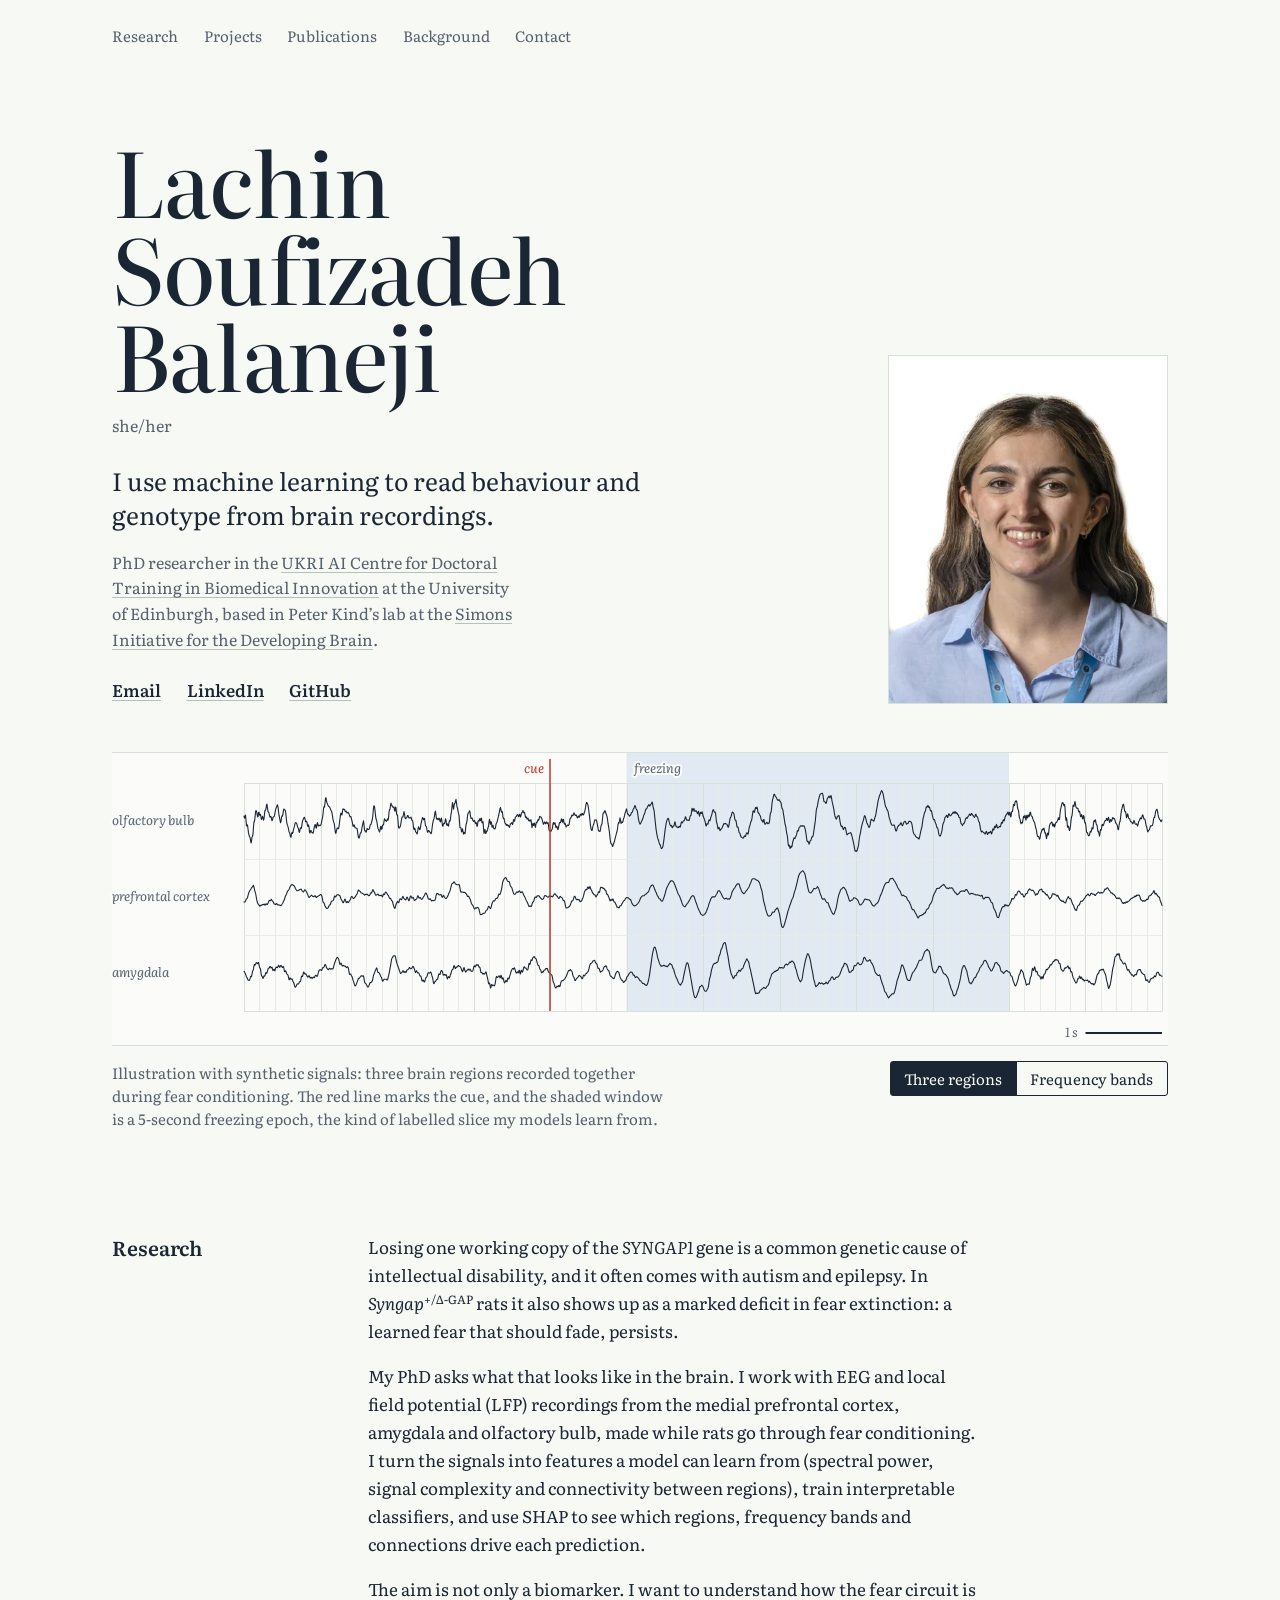
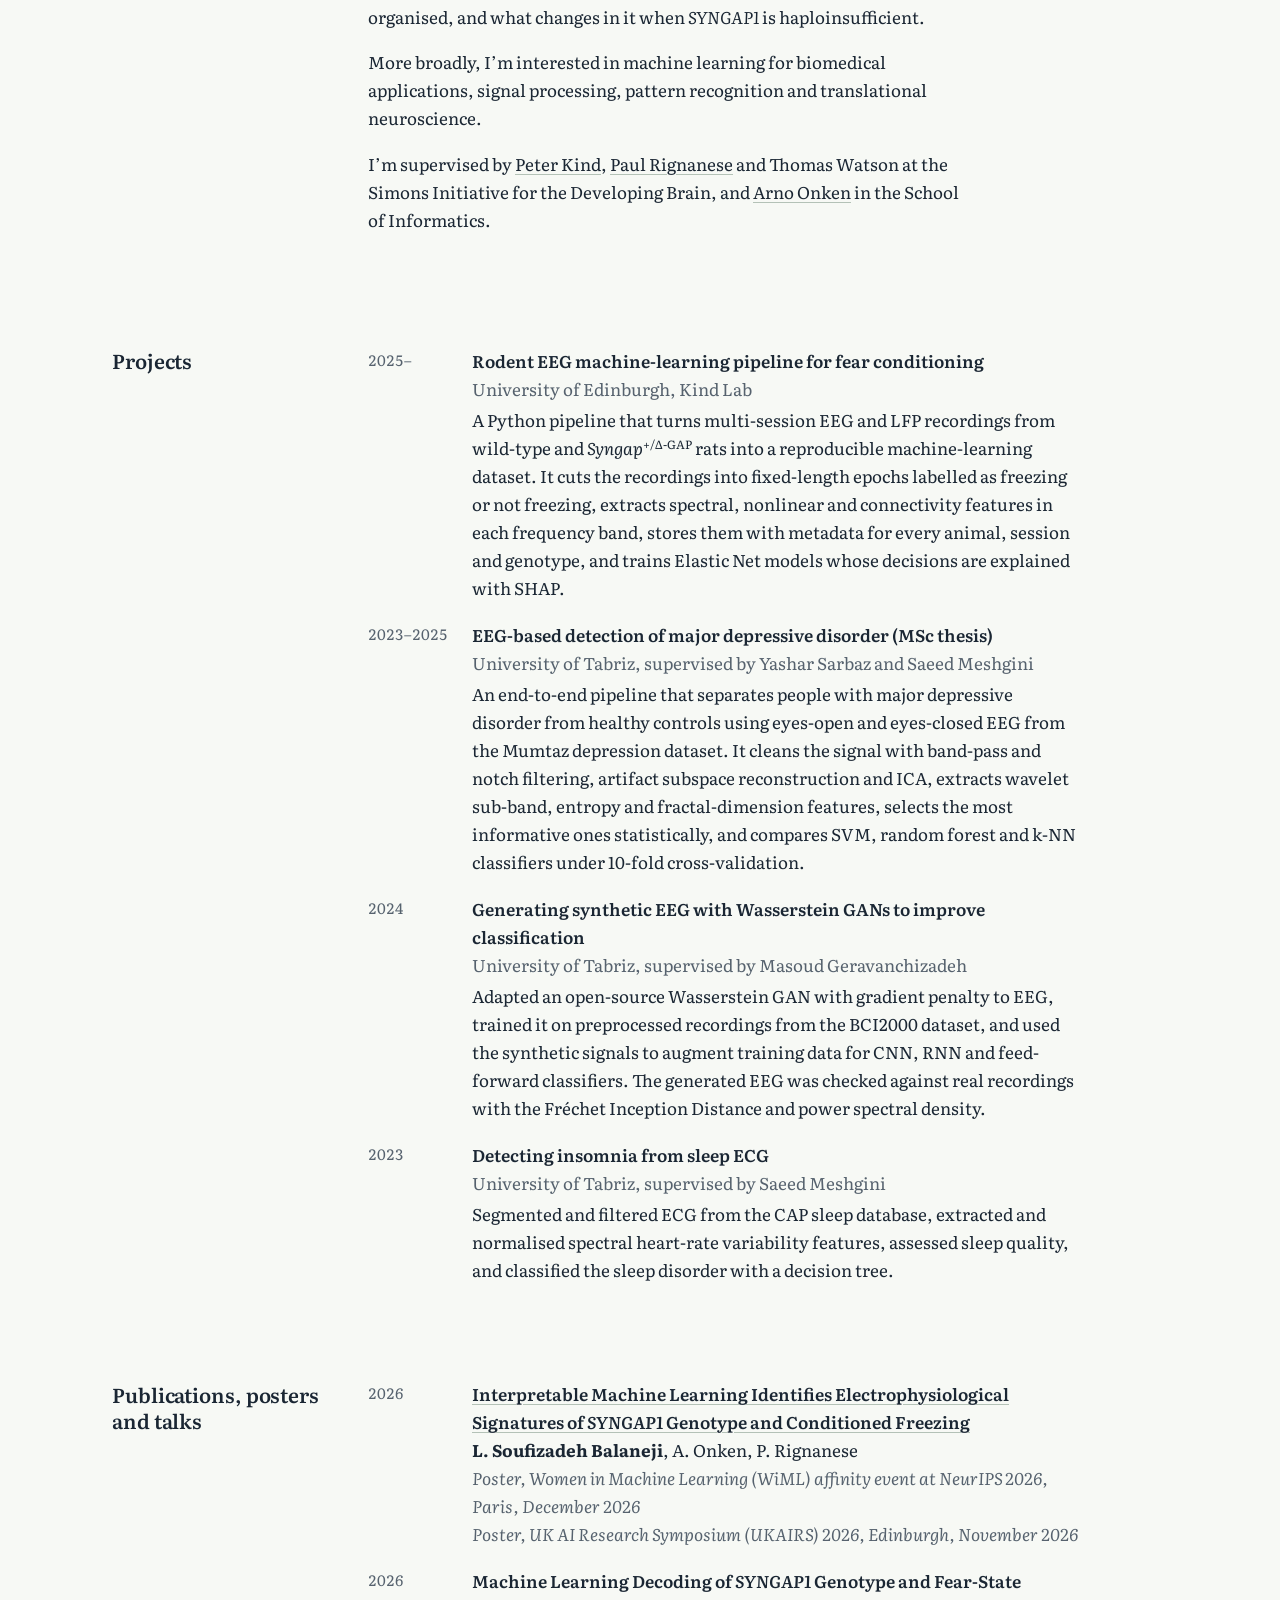
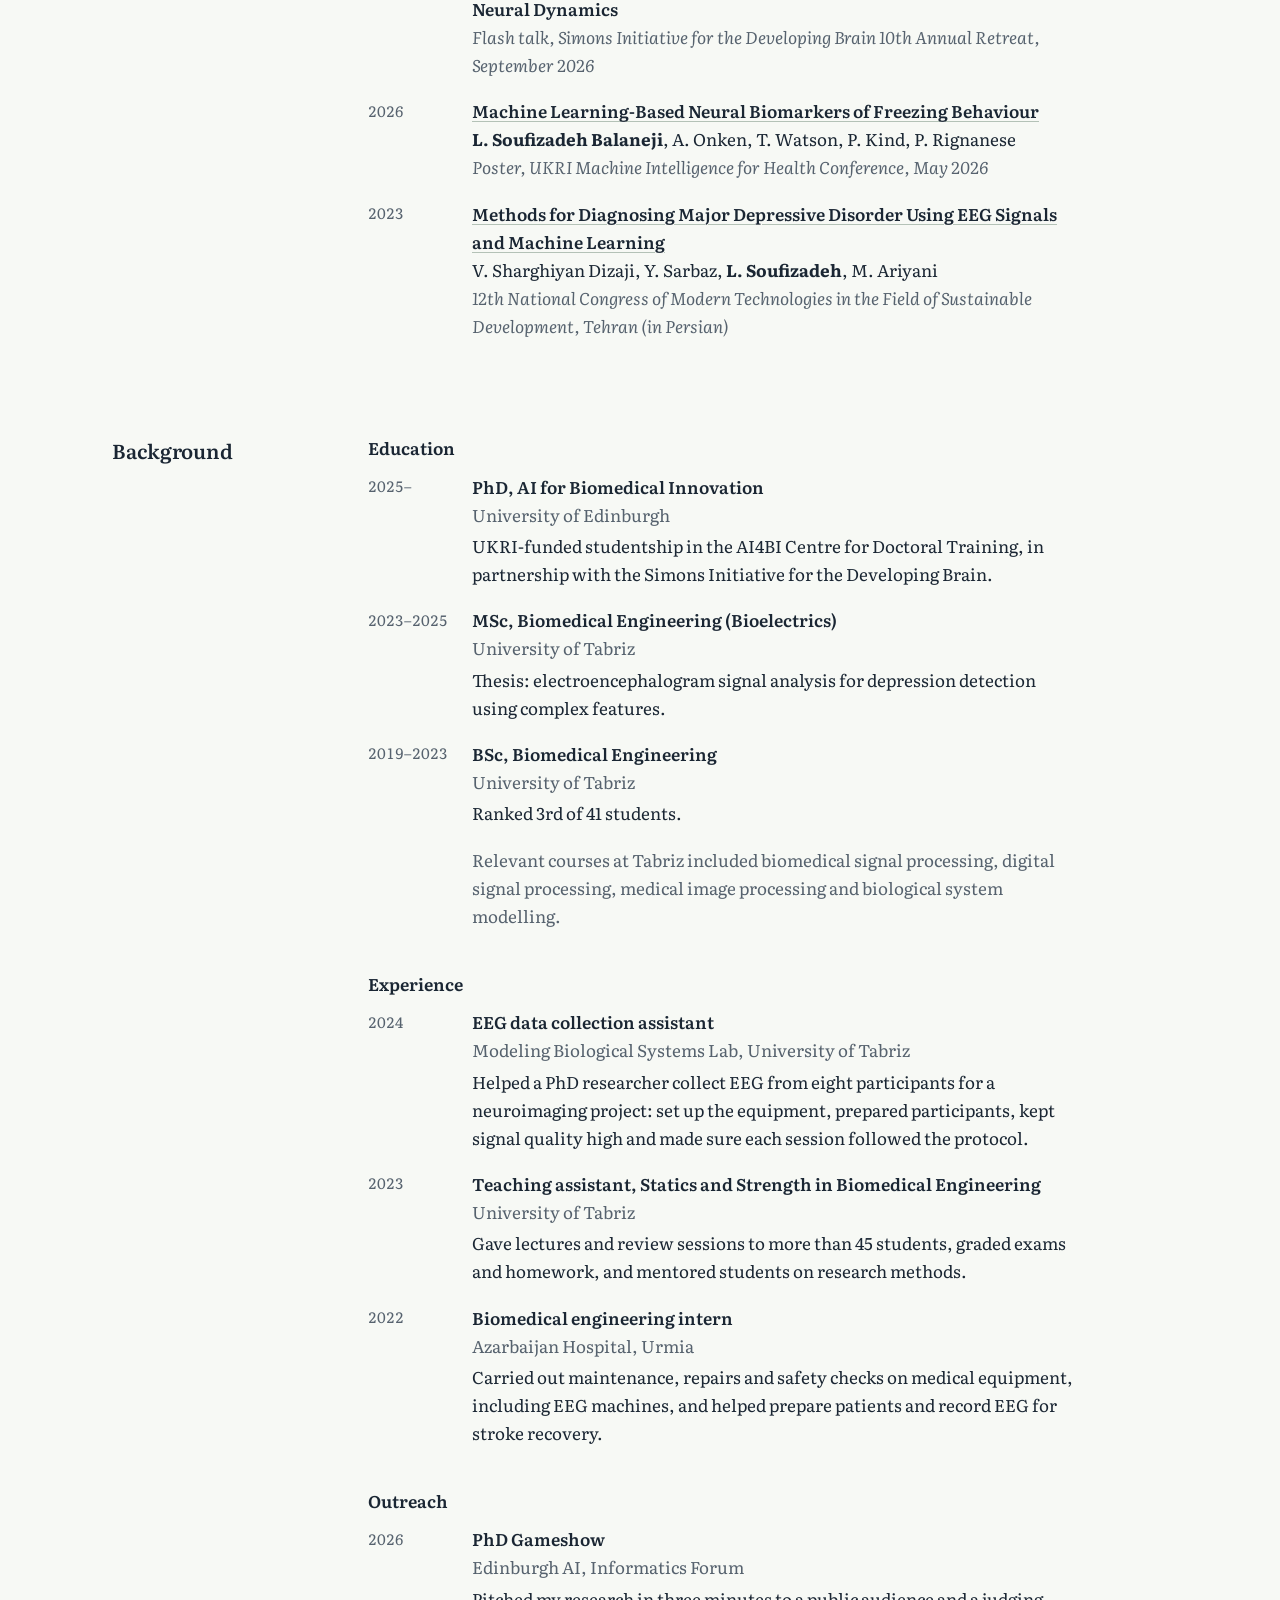
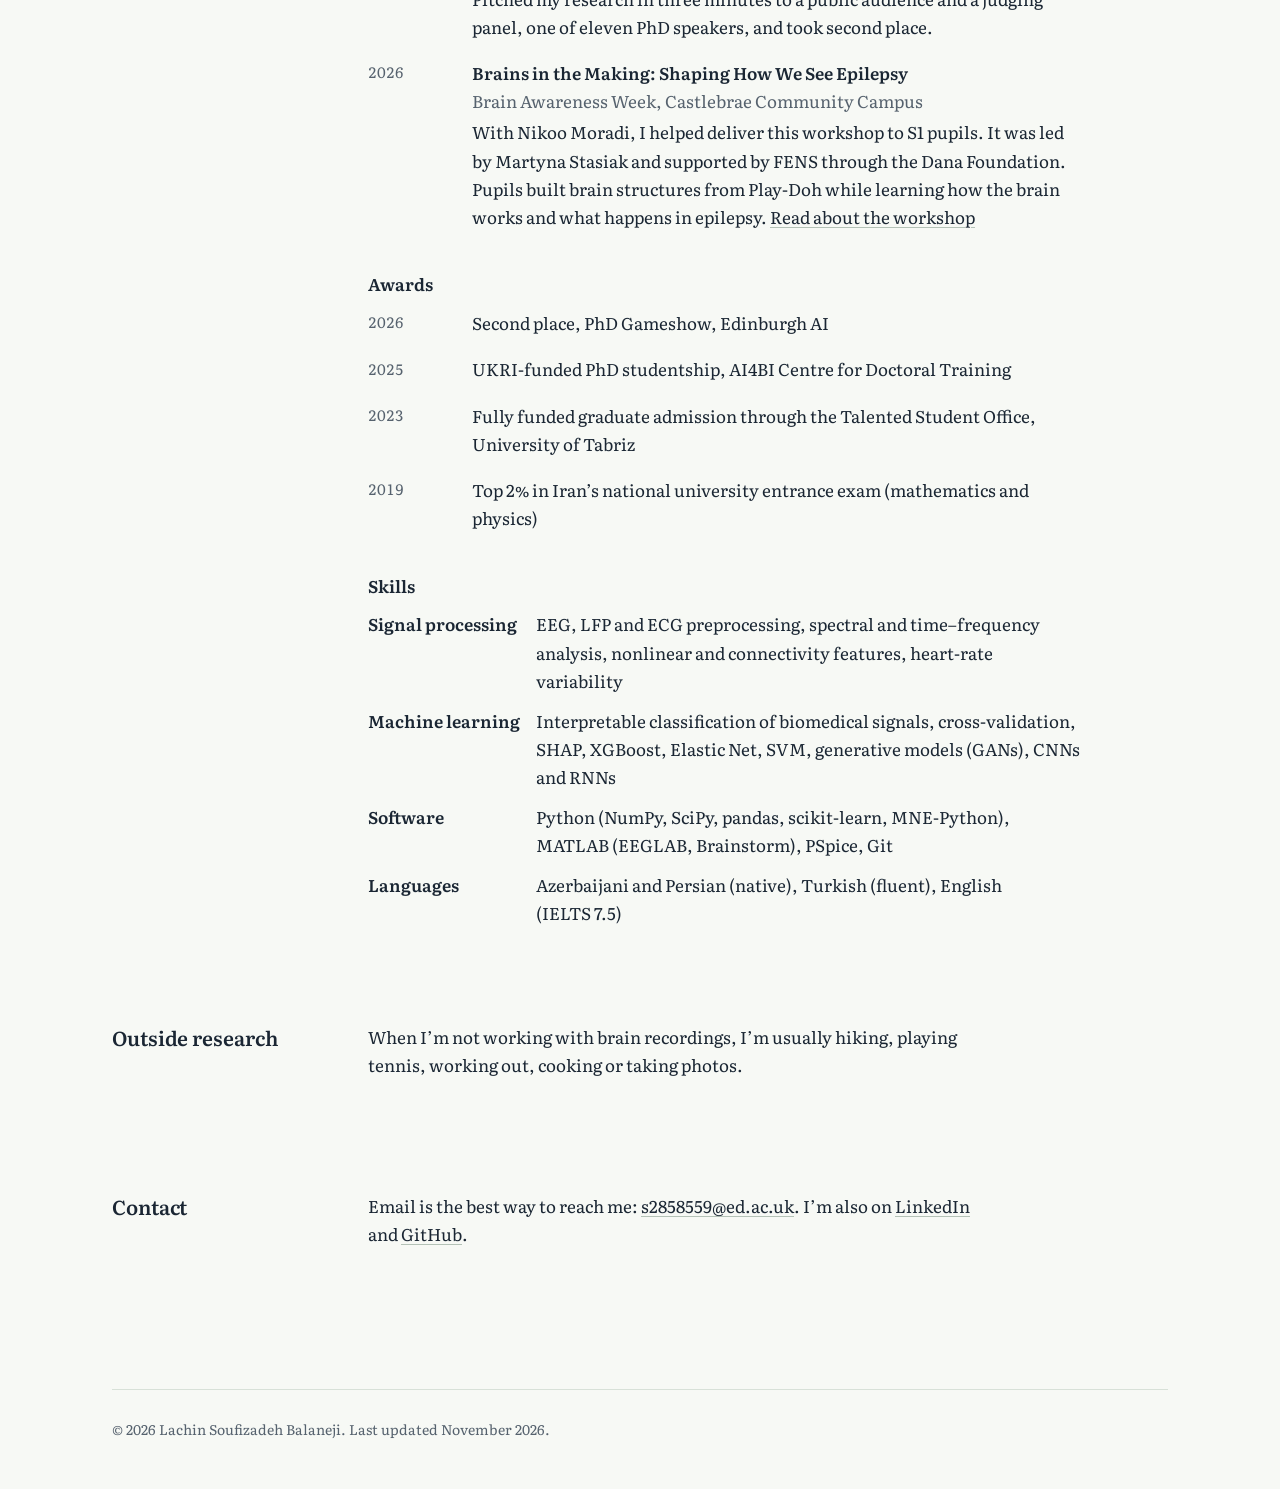
<file: index.html>
<!doctype html>
<html lang="en-GB">
<head>
  <meta charset="utf-8">
  <meta name="viewport" content="width=device-width, initial-scale=1">
  <title>Lachin Soufizadeh Balaneji, PhD researcher at the University of Edinburgh</title>
  <meta name="description" content="Lachin Soufizadeh Balaneji is a PhD researcher in the UKRI AI Centre for Doctoral Training in Biomedical Innovation at the University of Edinburgh, using interpretable machine learning to decode fear behaviour and SYNGAP1 genotype from rat EEG and LFP recordings.">
  <link rel="canonical" href="https://lachinsoufizadeh.github.io/">
  <meta name="author" content="Lachin Soufizadeh Balaneji">
  <meta name="theme-color" content="#f7f9f5">
  <meta name="color-scheme" content="light">

  <meta property="og:type" content="profile">
  <meta property="og:title" content="Lachin Soufizadeh Balaneji">
  <meta property="og:description" content="PhD researcher at the University of Edinburgh, using machine learning to read behaviour and genotype from brain recordings.">
  <meta property="og:url" content="https://lachinsoufizadeh.github.io/">
  <meta property="og:image" content="https://lachinsoufizadeh.github.io/assets/img/og-image.png">
  <meta property="og:image:width" content="1200">
  <meta property="og:image:height" content="630">
  <meta property="og:image:alt" content="Lachin Soufizadeh Balaneji, PhD researcher, with an illustrated three-channel brain recording.">
  <meta name="twitter:card" content="summary_large_image">

  <link rel="icon" href="/assets/img/favicon.svg" type="image/svg+xml">
  <link rel="icon" href="/assets/img/favicon-32.png" sizes="32x32" type="image/png">
  <link rel="apple-touch-icon" href="/assets/img/apple-touch-icon.png">
  <link rel="preload" href="/assets/fonts/literata-latin-opsz-normal.woff2" as="font" type="font/woff2" crossorigin>
  <link rel="stylesheet" href="/assets/css/site.css">
  <script>document.documentElement.classList.add("js");</script>
  <script src="/assets/js/recording.js" defer></script>

  <script type="application/ld+json">
  {
    "@context": "https://schema.org",
    "@type": "Person",
    "name": "Lachin Soufizadeh Balaneji",
    "alternateName": "Lachin Soufizadeh",
    "url": "https://lachinsoufizadeh.github.io/",
    "image": "https://lachinsoufizadeh.github.io/assets/img/lachin-800.jpg",
    "jobTitle": "PhD researcher",
    "email": "mailto:s2858559@ed.ac.uk",
    "affiliation": { "@type": "CollegeOrUniversity", "name": "University of Edinburgh" },
    "alumniOf": { "@type": "CollegeOrUniversity", "name": "University of Tabriz" },
    "knowsAbout": ["Machine learning", "EEG", "Local field potentials", "Signal processing", "Neuroscience"],
    "sameAs": [
      "https://www.linkedin.com/in/lachin-soufizadeh-balaneji-bb8ab818a/",
      "https://github.com/LachinSoufizadeh"
    ]
  }
  </script>
</head>
<body>
  <a class="skip" href="#main">Skip to content</a>

  <header>
    <nav class="site-nav wrap" aria-label="Sections">
      <ul>
        <li><a href="#research">Research</a></li>
        <li><a href="#projects">Projects</a></li>
        <li><a href="#publications">Publications</a></li>
        <li><a href="#background">Background</a></li>
        <li><a href="#contact">Contact</a></li>
      </ul>
    </nav>
  </header>

  <main id="main">
    <section class="hero wrap" aria-labelledby="name">
      <div class="hero-text">
        <h1 id="name"><span>Lachin</span> <span>Soufizadeh</span> <span>Balaneji</span></h1>
        <p class="pronouns">she/her</p>
        <p class="lead">I use machine learning to read behaviour and genotype from brain recordings.</p>
        <p class="affiliation">PhD researcher in the <a href="https://ai4bi-cdt.ed.ac.uk/">UKRI AI Centre for Doctoral Training in Biomedical Innovation</a> at the University of Edinburgh, based in Peter Kind’s lab at the <a href="https://www.sidb.org.uk/">Simons Initiative for the Developing Brain</a>.</p>
        <ul class="links">
          <li><a href="mailto:s2858559@ed.ac.uk">Email</a></li>
          <li><a href="https://www.linkedin.com/in/lachin-soufizadeh-balaneji-bb8ab818a/">LinkedIn</a></li>
          <li><a href="https://github.com/LachinSoufizadeh">GitHub</a></li>
        </ul>
      </div>
      <figure class="portrait">
        <picture>
          <source type="image/webp" srcset="/assets/img/lachin-400.webp 400w, /assets/img/lachin-800.webp 800w" sizes="(max-width: 40rem) 8.5rem, (min-width: 76rem) 17.5rem, 23vw">
          <img src="/assets/img/lachin-400.jpg" srcset="/assets/img/lachin-400.jpg 400w, /assets/img/lachin-800.jpg 800w" sizes="(max-width: 40rem) 8.5rem, (min-width: 76rem) 17.5rem, 23vw" width="400" height="500" alt="Lachin Soufizadeh Balaneji, smiling, in a light blue shirt.">
        </picture>
      </figure>
    </section>

    <figure class="recording wrap">
      <div class="recording-plot" data-recording></div>
      <figcaption>
        <p class="recording-caption" data-recording-caption aria-live="polite"></p>
        <div class="view-switch" role="group" aria-label="Recording view">
          <button type="button" data-view="regions" aria-pressed="true">Three regions</button>
          <button type="button" data-view="bands" aria-pressed="false">Frequency bands</button>
        </div>
      </figcaption>
    </figure>

    <section class="section wrap" id="research" aria-labelledby="research-title">
      <h2 id="research-title">Research</h2>
      <div class="section-body">
        <p>Losing one working copy of the <i>SYNGAP1</i> gene is a common genetic cause of intellectual disability, and it often comes with autism and epilepsy. In <i>Syngap</i><sup>+/Δ-GAP</sup> rats it also shows up as a marked deficit in fear extinction: a learned fear that should fade, persists.</p>
        <p>My PhD asks what that looks like in the brain. I work with EEG and local field potential (LFP) recordings from the medial prefrontal cortex, amygdala and olfactory bulb, made while rats go through fear conditioning. I turn the signals into features a model can learn from (spectral power, signal complexity and connectivity between regions), train interpretable classifiers, and use SHAP to see which regions, frequency bands and connections drive each prediction.</p>
        <p>The aim is not only a biomarker. I want to understand how the fear circuit is organised, and what changes in it when <i>SYNGAP1</i> is haploinsufficient.</p>

        <p>More broadly, I’m interested in machine learning for biomedical applications, signal processing, pattern recognition and translational neuroscience.</p>

        <p>I’m supervised by <a href="https://sidb.org.uk/peter-kind/">Peter Kind</a>, <a href="https://sidb.org.uk/peter-kind/paul-rignanese/">Paul Rignanese</a> and Thomas Watson at the Simons Initiative for the Developing Brain, and <a href="https://homepages.inf.ed.ac.uk/aonken/">Arno Onken</a> in the School of Informatics.</p>

      </div>
    </section>

    <section class="section wrap" id="projects" aria-labelledby="projects-title">
      <h2 id="projects-title">Projects</h2>
      <div class="section-body is-listing">
        <ol class="entries">
          <li class="entry">
            <span class="when">2025–</span>
            <div>
              <p class="title">Rodent EEG machine-learning pipeline for fear conditioning</p>
              <p class="meta">University of Edinburgh, Kind Lab</p>
              <p class="detail">A Python pipeline that turns multi-session EEG and LFP recordings from wild-type and <i>Syngap</i><sup>+/Δ-GAP</sup> rats into a reproducible machine-learning dataset. It cuts the recordings into fixed-length epochs labelled as freezing or not freezing, extracts spectral, nonlinear and connectivity features in each frequency band, stores them with metadata for every animal, session and genotype, and trains Elastic Net models whose decisions are explained with SHAP.</p>
            </div>
          </li>
          <li class="entry">
            <span class="when">2023–2025</span>
            <div>
              <p class="title">EEG-based detection of major depressive disorder (MSc thesis)</p>
              <p class="meta">University of Tabriz, supervised by Yashar Sarbaz and Saeed Meshgini</p>
              <p class="detail">An end-to-end pipeline that separates people with major depressive disorder from healthy controls using eyes-open and eyes-closed EEG from the Mumtaz depression dataset. It cleans the signal with band-pass and notch filtering, artifact subspace reconstruction and ICA, extracts wavelet sub-band, entropy and fractal-dimension features, selects the most informative ones statistically, and compares SVM, random forest and k-NN classifiers under 10-fold cross-validation.</p>
            </div>
          </li>
          <li class="entry">
            <span class="when">2024</span>
            <div>
              <p class="title">Generating synthetic EEG with Wasserstein GANs to improve classification</p>
              <p class="meta">University of Tabriz, supervised by Masoud Geravanchizadeh</p>
              <p class="detail">Adapted an open-source Wasserstein GAN with gradient penalty to EEG, trained it on preprocessed recordings from the BCI2000 dataset, and used the synthetic signals to augment training data for CNN, RNN and feed-forward classifiers. The generated EEG was checked against real recordings with the Fréchet Inception Distance and power spectral density.</p>
            </div>
          </li>
          <li class="entry">
            <span class="when">2023</span>
            <div>
              <p class="title">Detecting insomnia from sleep ECG</p>
              <p class="meta">University of Tabriz, supervised by Saeed Meshgini</p>
              <p class="detail">Segmented and filtered ECG from the CAP sleep database, extracted and normalised spectral heart-rate variability features, assessed sleep quality, and classified the sleep disorder with a decision tree.</p>
            </div>
          </li>
        </ol>
      </div>
    </section>

    <section class="section wrap" id="publications" aria-labelledby="publications-title">
      <h2 id="publications-title">Publications, posters and talks</h2>
      <div class="section-body is-listing">
        <ol class="entries">
          <li class="entry">
            <span class="when">2026</span>
            <div>
              <p class="title"><a href="https://neurips.cc/virtual/2026/179485">Interpretable Machine Learning Identifies Electrophysiological Signatures of <i>SYNGAP1</i> Genotype and Conditioned Freezing</a></p>
              <p><b>L.&nbsp;Soufizadeh&nbsp;Balaneji</b>, A.&nbsp;Onken, P.&nbsp;Rignanese</p>
              <p class="meta"><i>Poster, Women in Machine Learning (WiML) affinity event at NeurIPS 2026, Paris, December 2026</i></p>
              <p class="meta"><i>Poster, UK AI Research Symposium (UKAIRS) 2026, Edinburgh, November 2026</i></p>
            </div>
          </li>
          <li class="entry">
            <span class="when">2026</span>
            <div>
              <p class="title">Machine Learning Decoding of <i>SYNGAP1</i> Genotype and Fear-State Neural Dynamics</p>
              <p class="meta"><i>Flash talk, Simons Initiative for the Developing Brain 10th Annual Retreat, September 2026</i></p>
            </div>
          </li>
          <li class="entry">
            <span class="when">2026</span>
            <div>
              <p class="title"><a href="https://ai4bi-cdt.ed.ac.uk/sites/default/files/2026-06/Machine%20Learning-Based%20Neural%20Biomarkers%20of%20Freezing%20Behaviour%20-%20Lachin%20Soufizadeh.pdf">Machine Learning-Based Neural Biomarkers of Freezing Behaviour</a></p>
              <p><b>L.&nbsp;Soufizadeh&nbsp;Balaneji</b>, A.&nbsp;Onken, T.&nbsp;Watson, P.&nbsp;Kind, P.&nbsp;Rignanese</p>
              <p class="meta"><i>Poster, UKRI Machine Intelligence for Health Conference, May 2026</i></p>
            </div>
          </li>
          <li class="entry">
            <span class="when">2023</span>
            <div>
              <p class="title"><a href="https://civilica.com/doc/1993740/">Methods for Diagnosing Major Depressive Disorder Using EEG Signals and Machine Learning</a></p>
              <p>V.&nbsp;Sharghiyan&nbsp;Dizaji, Y.&nbsp;Sarbaz, <b>L.&nbsp;Soufizadeh</b>, M.&nbsp;Ariyani</p>
              <p class="meta"><i>12th National Congress of Modern Technologies in the Field of Sustainable Development, Tehran (in Persian)</i></p>
            </div>
          </li>
        </ol>
      </div>
    </section>

    <section class="section wrap" id="background" aria-labelledby="background-title">
      <h2 id="background-title">Background</h2>
      <div class="section-body is-listing">
        <h3>Education</h3>
        <ol class="entries">
          <li class="entry">
            <span class="when">2025–</span>
            <div>
              <p class="title">PhD, AI for Biomedical Innovation</p>
              <p class="meta">University of Edinburgh</p>
              <p class="detail">UKRI-funded studentship in the AI4BI Centre for Doctoral Training, in partnership with the Simons Initiative for the Developing Brain.</p>
            </div>
          </li>
          <li class="entry">
            <span class="when">2023–2025</span>
            <div>
              <p class="title">MSc, Biomedical Engineering (Bioelectrics)</p>
              <p class="meta">University of Tabriz</p>
              <p class="detail">Thesis: electroencephalogram signal analysis for depression detection using complex features.</p>
            </div>
          </li>
          <li class="entry">
            <span class="when">2019–2023</span>
            <div>
              <p class="title">BSc, Biomedical Engineering</p>
              <p class="meta">University of Tabriz</p>
              <p class="detail">Ranked 3rd of 41 students.</p>
            </div>
          </li>
        </ol>
        <p class="courses">Relevant courses at Tabriz included biomedical signal processing, digital signal processing, medical image processing and biological system modelling.</p>

        <h3>Experience</h3>
        <ol class="entries">
          <li class="entry">
            <span class="when">2024</span>
            <div>
              <p class="title">EEG data collection assistant</p>
              <p class="meta">Modeling Biological Systems Lab, University of Tabriz</p>
              <p class="detail">Helped a PhD researcher collect EEG from eight participants for a neuroimaging project: set up the equipment, prepared participants, kept signal quality high and made sure each session followed the protocol.</p>
            </div>
          </li>
          <li class="entry">
            <span class="when">2023</span>
            <div>
              <p class="title">Teaching assistant, Statics and Strength in Biomedical Engineering</p>
              <p class="meta">University of Tabriz</p>
              <p class="detail">Gave lectures and review sessions to more than 45 students, graded exams and homework, and mentored students on research methods.</p>
            </div>
          </li>
          <li class="entry">
            <span class="when">2022</span>
            <div>
              <p class="title">Biomedical engineering intern</p>
              <p class="meta">Azarbaijan Hospital, Urmia</p>
              <p class="detail">Carried out maintenance, repairs and safety checks on medical equipment, including EEG machines, and helped prepare patients and record EEG for stroke recovery.</p>
            </div>
          </li>
        </ol>

        <h3>Outreach</h3>
        <ol class="entries">
          <li class="entry">
            <span class="when">2026</span>
            <div>
              <p class="title">PhD Gameshow</p>
              <p class="meta">Edinburgh AI, Informatics Forum</p>
              <p class="detail">Pitched my research in three minutes to a public audience and a judging panel, one of eleven PhD speakers, and took second place.</p>
            </div>
          </li>
          <li class="entry">
            <span class="when">2026</span>
            <div>
              <p class="title">Brains in the Making: Shaping How We See Epilepsy</p>
              <p class="meta">Brain Awareness Week, Castlebrae Community Campus</p>
              <p class="detail">With Nikoo Moradi, I helped deliver this workshop to S1 pupils. It was led by Martyna Stasiak and supported by FENS through the Dana Foundation. Pupils built brain structures from Play-Doh while learning how the brain works and what happens in epilepsy. <a href="https://ai4bi-cdt.ed.ac.uk/cdt-impact/public-engagement">Read about the workshop</a></p>
            </div>
          </li>
        </ol>

        <h3>Awards</h3>
        <ol class="entries">
          <li class="entry">
            <span class="when">2026</span>
            <div><p>Second place, PhD Gameshow, Edinburgh AI</p></div>
          </li>
          <li class="entry">
            <span class="when">2025</span>
            <div><p>UKRI-funded PhD studentship, AI4BI Centre for Doctoral Training</p></div>
          </li>
          <li class="entry">
            <span class="when">2023</span>
            <div><p>Fully funded graduate admission through the Talented Student Office, University of Tabriz</p></div>
          </li>
          <li class="entry">
            <span class="when">2019</span>
            <div><p>Top 2% in Iran’s national university entrance exam (mathematics and physics)</p></div>
          </li>
        </ol>

        <h3>Skills</h3>
        <dl class="skills">
          <dt>Signal processing</dt>
          <dd>EEG, LFP and ECG preprocessing, spectral and time–frequency analysis, nonlinear and connectivity features, heart-rate variability</dd>
          <dt>Machine learning</dt>
          <dd>Interpretable classification of biomedical signals, cross-validation, SHAP, XGBoost, Elastic Net, SVM, generative models (GANs), CNNs and RNNs</dd>
          <dt>Software</dt>
          <dd>Python (NumPy, SciPy, pandas, scikit-learn, MNE-Python), MATLAB (EEGLAB, Brainstorm), PSpice, Git</dd>
          <dt>Languages</dt>
          <dd>Azerbaijani and Persian (native), Turkish (fluent), English (IELTS&nbsp;7.5)</dd>
        </dl>
      </div>
    </section>

    <section class="section wrap" id="outside-research" aria-labelledby="outside-title">
      <h2 id="outside-title">Outside research</h2>
      <div class="section-body">
        <p>When I’m not working with brain recordings, I’m usually hiking, playing tennis, working out, cooking or taking photos.</p>
      </div>
    </section>

    <section class="section wrap" id="contact" aria-labelledby="contact-title">
      <h2 id="contact-title">Contact</h2>
      <div class="section-body">
        <p>Email is the best way to reach me: <a href="mailto:s2858559@ed.ac.uk">s2858559@ed.ac.uk</a>. I’m also on <a href="https://www.linkedin.com/in/lachin-soufizadeh-balaneji-bb8ab818a/">LinkedIn</a> and <a href="https://github.com/LachinSoufizadeh">GitHub</a>.</p>
      </div>
    </section>
  </main>

  <footer class="site-footer wrap">
    <p>© 2026 Lachin Soufizadeh Balaneji. Last updated November 2026.</p>
  </footer>
</body>
</html>
</file>
<file: assets/css/site.css>
/* Lachin Soufizadeh Balaneji, personal site.
   Palette taken from chart-recorder paper: pale grid, blue-black ink,
   red pen for event marks (used only for the cue in the recording strip). */

/* Literata (SIL Open Font License, see assets/fonts/OFL.txt) */
@font-face {
  font-family: "Literata";
  font-style: normal;
  font-weight: 200 900;
  font-display: swap;
  src: url("../fonts/literata-latin-opsz-normal.woff2") format("woff2");
  unicode-range: U+0000-00FF, U+0131, U+0152-0153, U+02BB-02BC, U+02C6, U+02DA, U+02DC, U+0304, U+0308, U+0329, U+2000-206F, U+20AC, U+2122, U+2191, U+2193, U+2212, U+2215, U+FEFF, U+FFFD;
}
@font-face {
  font-family: "Literata";
  font-style: italic;
  font-weight: 200 900;
  font-display: swap;
  src: url("../fonts/literata-latin-opsz-italic.woff2") format("woff2");
  unicode-range: U+0000-00FF, U+0131, U+0152-0153, U+02BB-02BC, U+02C6, U+02DA, U+02DC, U+0304, U+0308, U+0329, U+2000-206F, U+20AC, U+2122, U+2191, U+2193, U+2212, U+2215, U+FEFF, U+FFFD;
}
@font-face {
  font-family: "Literata";
  font-style: normal;
  font-weight: 200 900;
  font-display: swap;
  src: url("../fonts/literata-latin-ext-opsz-normal.woff2") format("woff2");
  unicode-range: U+0100-02BA, U+02BD-02C5, U+02C7-02CC, U+02CE-02D7, U+02DD-02FF, U+0304, U+0308, U+0329, U+1D00-1DBF, U+1E00-1E9F, U+1EF2-1EFF, U+2020, U+20A0-20AB, U+20AD-20C0, U+2113, U+2C60-2C7F, U+A720-A7FF;
}
@font-face {
  font-family: "Literata";
  font-style: italic;
  font-weight: 200 900;
  font-display: swap;
  src: url("../fonts/literata-latin-ext-opsz-italic.woff2") format("woff2");
  unicode-range: U+0100-02BA, U+02BD-02C5, U+02C7-02CC, U+02CE-02D7, U+02DD-02FF, U+0304, U+0308, U+0329, U+1D00-1DBF, U+1E00-1E9F, U+1EF2-1EFF, U+2020, U+20A0-20AB, U+20AD-20C0, U+2113, U+2C60-2C7F, U+A720-A7FF;
}
@font-face {
  font-family: "Literata";
  font-style: normal;
  font-weight: 200 900;
  font-display: swap;
  src: url("../fonts/literata-greek-opsz-normal.woff2") format("woff2");
  unicode-range: U+0370-0377, U+037A-037F, U+0384-038A, U+038C, U+038E-03A1, U+03A3-03FF;
}

:root {
  --paper: #f7f9f5;
  --strip: #fbfcfa;
  --grid: #d8e1d8;
  --grid-fine: #e7ede6;
  --ink: #1a2633;
  --ink-2: #56626e;
  --rule: #b4c2b7;
  --cue: #c2362b;
  --epoch: #e1e9f2;
  --font: "Literata", "Iowan Old Style", "Palatino Linotype", Palatino, Georgia, serif;
  --measure: 38rem;
  --gutter: clamp(1.25rem, 4vw, 3rem);
  color-scheme: light;
}

*,
*::before,
*::after {
  box-sizing: border-box;
}

html {
  -webkit-text-size-adjust: 100%;
  text-size-adjust: 100%;
  scroll-behavior: smooth;
}

body {
  margin: 0;
  background: var(--paper);
  color: var(--ink);
  font-family: var(--font);
  font-size: 1.0625rem;
  line-height: 1.65;
  font-optical-sizing: auto;
  font-kerning: normal;
  text-rendering: optimizeLegibility;
  -webkit-font-smoothing: antialiased;
}

img,
svg {
  max-width: 100%;
}

a {
  color: inherit;
  text-decoration-line: underline;
  text-decoration-color: var(--rule);
  text-decoration-thickness: 1px;
  text-underline-offset: 0.2em;
  transition: text-decoration-color 0.15s ease;
}

a:hover {
  text-decoration-color: currentColor;
}

:focus-visible {
  outline: 2px solid var(--ink);
  outline-offset: 3px;
  border-radius: 2px;
}

i,
em {
  font-style: italic;
}

sup {
  font-size: 0.7em;
  line-height: 0;
  vertical-align: 0.5em;
}

.wrap {
  width: 100%;
  max-width: 72rem;
  margin-inline: auto;
  padding-inline: var(--gutter);
}

.skip {
  position: absolute;
  left: var(--gutter);
  top: -4rem;
  z-index: 10;
  padding: 0.5rem 0.8rem;
  background: var(--ink);
  color: var(--paper);
  text-decoration: none;
}

.skip:focus {
  top: 0.75rem;
}

/* Navigation */

.site-nav {
  padding-top: 1.5rem;
}

.site-nav ul {
  display: flex;
  flex-wrap: wrap;
  gap: 0.25rem 1.6rem;
  margin: 0;
  padding: 0;
  list-style: none;
  font-size: 0.9375rem;
}

.site-nav a {
  color: var(--ink-2);
  text-decoration-color: transparent;
}

.site-nav a:hover {
  color: var(--ink);
  text-decoration-color: var(--rule);
}

/* Hero */

.hero {
  display: grid;
  grid-template-columns: minmax(0, 1fr) clamp(11rem, 23vw, 17.5rem);
  gap: clamp(1.5rem, 5vw, 4.5rem);
  align-items: end;
  padding-top: clamp(2.5rem, 7vw, 5.5rem);
  padding-bottom: clamp(2rem, 4vw, 3rem);
}

.hero h1 {
  margin: 0;
  font-size: clamp(2.9rem, 7.4vw, 5.6rem);
  font-weight: 450;
  font-variation-settings: "opsz" 72;
  line-height: 0.97;
  letter-spacing: -0.02em;
}

.hero h1 span {
  display: block;
}

.pronouns {
  margin: 0.9rem 0 0;
  color: var(--ink-2);
  font-size: 1rem;
}

.lead {
  max-width: 40ch;
  margin: 1.6rem 0 0;
  font-size: clamp(1.25rem, 2.3vw, 1.55rem);
  font-variation-settings: "opsz" 30;
  line-height: 1.38;
}

.affiliation {
  max-width: 46ch;
  margin: 1.1rem 0 0;
  color: var(--ink-2);
  font-size: 1rem;
  line-height: 1.6;
}

.links {
  display: flex;
  flex-wrap: wrap;
  gap: 0.4rem 1.6rem;
  margin: 1.5rem 0 0;
  padding: 0;
  list-style: none;
  font-weight: 560;
}

.portrait {
  margin: 0;
}

.portrait img {
  display: block;
  width: 100%;
  height: auto;
  border: 1px solid var(--grid);
  background: #fff;
}

/* Recording strip (drawn by assets/js/recording.js) */

.recording {
  display: none;
  margin: 0 auto clamp(3.5rem, 8vw, 6.5rem);
}

.js .recording {
  display: block;
}

.recording-plot {
  min-height: 292px;
  border-block: 1px solid var(--grid);
  background: var(--strip);
}

.recording-plot svg {
  display: block;
  overflow: visible;
}

.recording figcaption {
  display: flex;
  flex-wrap: wrap;
  align-items: flex-start;
  justify-content: space-between;
  gap: 0.9rem 2.5rem;
  margin-top: 0.9rem;
  color: var(--ink-2);
  font-size: 0.9375rem;
  line-height: 1.55;
}

.recording-caption {
  max-width: 62ch;
  margin: 0;
}

.view-switch {
  display: inline-flex;
  flex-shrink: 0;
  border: 1px solid var(--ink);
  border-radius: 3px;
}

.view-switch button {
  margin: 0;
  padding: 0.38rem 0.85rem;
  border: 0;
  background: transparent;
  color: var(--ink);
  font: inherit;
  font-size: 0.9375rem;
  line-height: 1.4;
  cursor: pointer;
}

.view-switch button + button {
  border-left: 1px solid var(--ink);
}

.view-switch button:hover {
  background: var(--epoch);
}

.view-switch button[aria-pressed="true"] {
  background: var(--ink);
  color: var(--paper);
}

.view-switch button:focus-visible {
  outline-offset: 2px;
}

.rec-grid {
  stroke: var(--grid-fine);
  stroke-width: 1;
  shape-rendering: crispEdges;
}

.rec-grid.is-major {
  stroke: var(--grid);
}

.rec-epoch {
  fill: var(--epoch);
}

.rec-cue {
  stroke: var(--cue);
  stroke-width: 1.5;
}

.rec-text {
  font-family: var(--font);
  font-size: 13px;
  font-style: italic;
  fill: var(--ink-2);
  paint-order: stroke;
  stroke: var(--strip);
  stroke-width: 4px;
  stroke-linejoin: round;
}

.rec-text.is-cue {
  fill: var(--cue);
}

.rec-text .sym {
  font-style: normal;
  font-size: 15px;
  fill: var(--ink);
}

.rec-scale {
  stroke: var(--ink);
  stroke-width: 2;
}

.trace {
  fill: none;
  stroke: var(--ink);
  stroke-width: 1.1;
  stroke-linejoin: round;
  stroke-linecap: round;
}

.layer {
  transition: opacity 0.35s ease, visibility 0.35s;
}

.layer.is-off {
  opacity: 0;
  visibility: hidden;
}

.is-drawing .trace {
  stroke-dasharray: var(--len);
  stroke-dashoffset: var(--len);
  animation: draw-trace 2s cubic-bezier(0.3, 0.55, 0.2, 1) forwards;
  animation-delay: calc(var(--i) * 160ms);
}

@keyframes draw-trace {
  to {
    stroke-dashoffset: 0;
  }
}

/* Sections */

.section {
  display: grid;
  grid-template-columns: minmax(0, 1fr);
  gap: 1.1rem;
  padding-bottom: clamp(3.5rem, 8vw, 6rem);
}

.section h2 {
  margin: 0;
  font-size: 1.4rem;
  font-weight: 600;
  font-variation-settings: "opsz" 30;
  line-height: 1.3;
  letter-spacing: -0.005em;
}

.section-body {
  max-width: var(--measure);
}

/* Dated lists get extra width for the year column, so their text keeps the same measure as the prose. */
.section-body.is-listing {
  max-width: calc(var(--measure) + 6.5rem);
}

.section-body > :first-child {
  margin-top: 0;
}

.section-body p {
  margin: 0 0 1em;
}

.section-body h3 {
  margin: 2.6rem 0 0.8rem;
  font-size: 1.0625rem;
  font-weight: 620;
  line-height: 1.4;
}

.findings {
  margin: 0 0 1.4rem;
  padding-left: 1.2rem;
}

.findings li {
  margin-bottom: 0.7rem;
  padding-left: 0.2rem;
}

.findings li::marker {
  color: var(--ink-2);
}

.source {
  color: var(--ink-2);
  font-size: 0.9375rem;
}

/* Dated lists */

.entries {
  margin: 0;
  padding: 0;
  list-style: none;
}

.entry {
  display: grid;
  grid-template-columns: 5.5rem minmax(0, 1fr);
  gap: 0 1rem;
}

.entry + .entry {
  margin-top: 1.15rem;
}

.when {
  padding-top: 0.08rem;
  color: var(--ink-2);
  font-size: 0.9375rem;
  font-variant-numeric: tabular-nums;
  white-space: nowrap;
}

.entry p {
  margin: 0;
}

.entry .title {
  font-weight: 600;
}

.entry .meta {
  color: var(--ink-2);
}

.entry .detail {
  margin-top: 0.2rem;
}

/* Skills */

.skills {
  display: grid;
  grid-template-columns: 9.5rem minmax(0, 1fr);
  gap: 0.75rem 1rem;
  margin: 0;
}

.skills dt {
  font-weight: 600;
}

.skills dd {
  margin: 0;
}

/* Footer */

.site-footer {
  padding-top: 1.75rem;
  padding-bottom: 3rem;
  color: var(--ink-2);
  font-size: 0.875rem;
}

.site-footer p {
  margin: 0;
  padding-top: 1.75rem;
  border-top: 1px solid var(--grid);
}

/* Layout changes */

@media (min-width: 60rem) {
  .section {
    grid-template-columns: 13rem minmax(0, 1fr);
    gap: 3rem;
  }

  .section h2 {
    position: sticky;
    top: 1.5rem;
    align-self: start;
    font-size: 1.25rem;
    padding-top: 0.05rem;
  }
}

@media (max-width: 40rem) {
  .site-nav ul {
    gap: 0.25rem 1.1rem;
    font-size: 0.9rem;
  }

  .hero {
    grid-template-columns: minmax(0, 1fr);
    gap: 1.75rem;
    padding-top: 2rem;
  }

  .portrait {
    order: -1;
    width: 8.5rem;
  }

  .entry {
    grid-template-columns: minmax(0, 1fr);
  }

  .when {
    padding-top: 0;
  }

  .skills {
    grid-template-columns: minmax(0, 1fr);
    gap: 0.1rem;
  }

  .skills dd {
    margin-bottom: 0.8rem;
  }
}

@media (prefers-reduced-motion: reduce) {
  html {
    scroll-behavior: auto;
  }

  .layer,
  a {
    transition: none;
  }

  .is-drawing .trace {
    animation: none;
    stroke-dasharray: none;
    stroke-dashoffset: 0;
  }
}

@media print {
  .site-nav,
  .recording {
    display: none !important;
  }

  body {
    background: #fff;
  }
}

/* Sits under the education list, aligned with the entry text rather than the years. */
.section-body .courses {
  margin: 1.15rem 0 0 6.5rem;
  color: var(--ink-2);
}

@media (max-width: 40rem) {
  .section-body .courses {
    margin-left: 0;
  }
}
</file>
